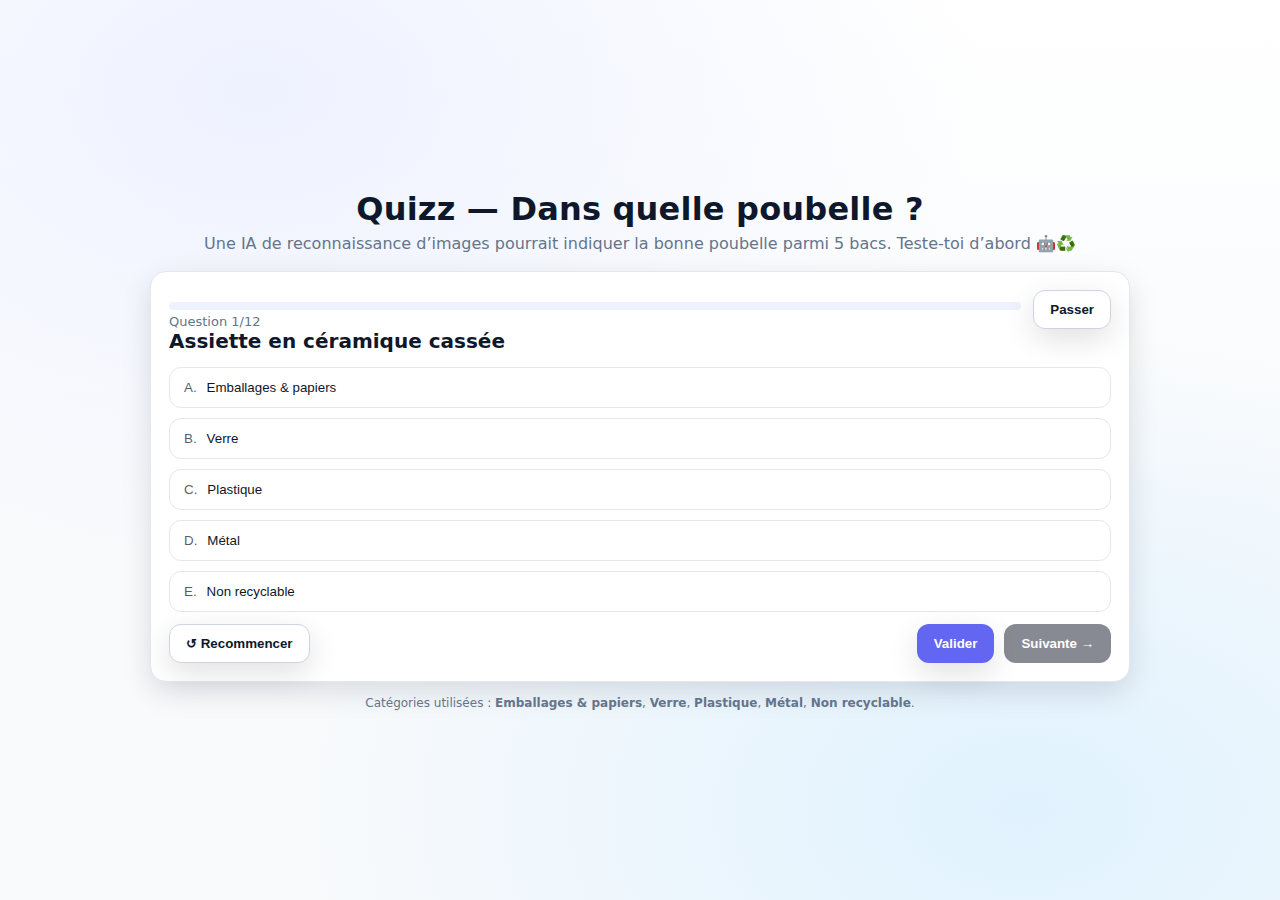
<file: app/templates/quizz.html>
<!doctype html>
<html lang="fr">
<head>
<meta charset="utf-8" />
<meta name="viewport" content="width=device-width,initial-scale=1" />
<title>Quizz — Dans quelle poubelle ? (5 bacs)</title>
<style>
  :root{
    --bg1:#f8fafc; --bg2:#eef2ff; --text:#0f172a; --muted:#64748b;
    --accent:#22c55e; --accent-2:#6366f1; --danger:#ef4444;
    --card:#ffffff; --stroke:#e5e7eb; --shadow:0 10px 30px rgba(2,6,23,.12);
    --radius:16px;
  }
  *{box-sizing:border-box}
  html,body{height:100%}
  body{
    margin:0; font-family:Inter, ui-sans-serif, system-ui, -apple-system, Segoe UI, Roboto, Arial;
    color:var(--text);
    background:
      radial-gradient(1200px 800px at 20% 10%, var(--bg2), transparent 60%),
      radial-gradient(1200px 800px at 80% 90%, #e0f2fe, transparent 60%),
      linear-gradient(180deg, #fff, #f8fafc 60%);
    display:grid; place-items:center; padding:24px;
  }
  .wrap{width:100%; max-width:980px}
  header{text-align:center; margin-bottom:18px}
  h1{margin:0 0 6px; font-weight:800; letter-spacing:.2px}
  p.lead{margin:0; color:var(--muted)}
  .card{
    background:var(--card); border:1px solid var(--stroke); border-radius:var(--radius);
    box-shadow:var(--shadow);
  }
  .panel{padding:18px}
  .row{display:flex; gap:10px; flex-wrap:wrap; align-items:center}
  .progress{height:8px; background:#eef2ff; border-radius:999px; overflow:hidden; margin:12px 0 4px}
  .bar{height:100%; width:0%; background:linear-gradient(90deg,var(--accent-2),#14b8a6); transition:width .25s}
  .meta{color:var(--muted); font-size:13px}
  .qbox{display:grid; gap:14px}
  .qtitle{font-size:20px; font-weight:700}
  .choices{display:grid; gap:10px}
  .choice{
    appearance:none; border:1px solid var(--stroke); background:#fff; color:var(--text);
    padding:12px 14px; border-radius:12px; text-align:left; cursor:pointer; transition:.18s;
    display:flex; gap:10px; align-items:flex-start;
  }
  .choice:hover{transform:translateY(-1px); box-shadow:0 8px 24px rgba(2,6,23,.08)}
  .choice[aria-checked="true"]{border-color:rgba(99,102,241,.5); box-shadow:inset 0 0 0 2px rgba(99,102,241,.25)}
  .choice.correct{border-color:rgba(34,197,94,.6); background:rgba(34,197,94,.06)}
  .choice.wrong{border-color:rgba(239,68,68,.6); background:rgba(239,68,68,.06)}
  .btn{
    appearance:none; border:1px solid transparent; background:#111827; color:#fff;
    padding:11px 16px; border-radius:12px; font-weight:700; cursor:pointer; transition:.18s;
    display:inline-flex; align-items:center; gap:10px; box-shadow:var(--shadow);
  }
  .btn:disabled{opacity:.5; cursor:not-allowed; box-shadow:none}
  .btn.primary{background:var(--accent-2)}
  .btn.ghost{background:#fff; color:var(--text); border-color:#cbd5e1}
  .badge{display:inline-block; padding:6px 10px; border-radius:999px; font-weight:600; font-size:12px}
  .badge.good{background:rgba(34,197,94,.1); color:#065f46; border:1px solid rgba(34,197,94,.35)}
  .badge.bad{background:rgba(239,68,68,.08); color:#7f1d1d; border:1px solid rgba(239,68,68,.35)}
  .explain{font-size:14px; color:#0f172a; background:#f8fafc; border:1px dashed #e2e8f0; border-radius:12px; padding:12px}
  .grid2{display:grid; grid-template-columns:1fr auto; gap:12px; align-items:center}
  .result{display:grid; gap:12px; text-align:center; padding:24px 18px;}
  .score{font-size:48px; font-weight:800}
  .list-review{display:grid; gap:10px}
  .review-item{border:1px solid var(--stroke); border-radius:12px; padding:10px}
  footer{margin-top:14px; text-align:center; color:var(--muted); font-size:12px}
  @media (max-width: 720px){ .grid2{grid-template-columns:1fr} }
</style>
</head>
<body>
  <div class="wrap">
    <header>
      <h1>Quizz — Dans quelle poubelle ?</h1>
      <p class="lead">Une IA de reconnaissance d’images pourrait indiquer la bonne poubelle parmi 5 bacs. Teste-toi d’abord 🤖♻️</p>
    </header>

    <main class="card">
      <div class="panel">
        <div class="grid2">
          <div>
            <div class="progress" aria-label="Progression">
              <div id="bar" class="bar"></div>
            </div>
            <div id="meta" class="meta">Question —/—</div>
          </div>
          <div class="row" style="justify-content:flex-end">
            <button id="btnSkip" class="btn ghost">Passer</button>
          </div>
        </div>

        <div class="qbox" id="qbox" aria-live="polite"></div>

        <div class="row" style="margin-top:12px; justify-content:space-between">
          <button id="btnReset" class="btn ghost" title="Recommencer">↺ Recommencer</button>
          <div class="row">
            <button id="btnCheck" class="btn primary">Valider</button>
            <button id="btnNext" class="btn" disabled>Suivante →</button>
          </div>
        </div>
      </div>

      <div id="result" class="panel" style="display:none;">
        <div class="result">
          <div class="score" id="scoreTxt">0/0</div>
          <div id="scoreBadge" class="badge">—</div>
          <div id="comment" class="meta"></div>
          <div class="row" style="justify-content:center">
            <button id="btnReplay" class="btn primary">Refaire le quizz</button>
          </div>
        </div>
        <div class="panel" style="padding-top:0">
          <h3>Révision</h3>
          <div id="review" class="list-review"></div>
        </div>
      </div>
    </main>

    <footer>Catégories utilisées : <b>Emballages & papiers</b>, <b>Verre</b>, <b>Plastique</b>, <b>Métal</b>, <b>Non recyclable</b>.</footer>
  </div>

<script>
/* -----------------------
   Catégories fixes (5)
-------------------------*/
const BINS = [
  "Emballages & papiers",
  "Verre",
  "Plastique",
  "Métal",
  "Non recyclable",
];

/* -----------------------
   Questions (réponses = index dans BINS)
-------------------------*/
const QUESTIONS = [
  {
    q: "Bouteille en verre (sans bouchon)",
    a: BINS.indexOf("Verre"),
    why: "Le verre d'emballage va en <b>Verre</b>. Retire bouchon/capsule."
  },
  {
    q: "Canette de soda",
    a: BINS.indexOf("Métal"),
    why: "Canettes, boîtes de conserve, barquettes alu → <b>Métal</b>."
  },
  {
    q: "Brique de lait / jus",
    a: BINS.indexOf("Emballages & papiers"),
    why: "Les briques sont des emballages multicouches → <b>Emballages & papiers</b>."
  },
  {
    q: "Sac plastique fin (type sachet)",
    a: BINS.indexOf("Plastique"),
    why: "Les emballages plastiques (films, sachets, barquettes…) → <b>Plastique</b> si ta collectivité l'accepte."
  },
  {
    q: "Pot de yaourt (PS)",
    a: BINS.indexOf("Plastique"),
    why: "Désormais la plupart des territoires trient <b>tous les emballages plastiques</b>."
  },
  {
    q: "Feuille A4 / journal",
    a: BINS.indexOf("Emballages & papiers"),
    why: "Papiers, journaux, prospectus, cartons propres → <b>Emballages & papiers</b>."
  },
  {
    q: "Barquette aluminium",
    a: BINS.indexOf("Métal"),
    why: "Aluminium d'emballage → <b>Métal</b>."
  },
  {
    q: "Assiette en céramique cassée",
    a: BINS.indexOf("Non recyclable"),
    why: "La céramique ne va ni au verre, ni au bac jaune → <b>Non recyclable</b>."
  },
  {
    q: "Bouteille d’huile en plastique (vidée, bouchon)",
    a: BINS.indexOf("Plastique"),
    why: "Bouteilles/flacons plastiques → <b>Plastique</b>. Vider, remettre le bouchon."
  },
  {
    q: "Bocal en verre (sans couvercle)",
    a: BINS.indexOf("Verre"),
    why: "Bocaux et bouteilles → <b>Verre</b>."
  },
  {
    q: "Aérosol métallique (vide)",
    a: BINS.indexOf("Métal"),
    why: "Les aérosols d'<b>emballage</b> vides → <b>Métal</b>."
  },
  {
    q: "Carton de pizza très gras",
    a: BINS.indexOf("Non recyclable"),
    why: "Carton trop souillé → <b>Non recyclable</b>. Parties propres éventuelles → <b>Emballages & papiers</b>."
  },
];

/* -----------------------
   Génération des choix (5 fixes)
-------------------------*/
function renderChoices(selectedIdx){
  return BINS.map((label, i)=>`
    <button class="choice" data-i="${i}" aria-checked="${selectedIdx===i}">
      <span style="opacity:.7">${String.fromCharCode(65+i)}.</span> <span>${label}</span>
    </button>
  `).join('');
}

/* -----------------------
   État & helpers
-------------------------*/
let order = [];           // ordre aléatoire des questions
let idx = 0;              // index courant (dans order)
let picked = null;        // choix sélectionné
let score = 0;
let answered = false;     // a-t-on validé cette question ?
let history = [];         // pour la révision finale

const qbox = document.getElementById('qbox');
const bar = document.getElementById('bar');
const meta = document.getElementById('meta');
const btnCheck = document.getElementById('btnCheck');
const btnNext = document.getElementById('btnNext');
const btnReset = document.getElementById('btnReset');
const btnSkip = document.getElementById('btnSkip');
const result = document.getElementById('result');
const scoreTxt = document.getElementById('scoreTxt');
const scoreBadge = document.getElementById('scoreBadge');
const comment = document.getElementById('comment');
const review = document.getElementById('review');
const btnReplay = document.getElementById('btnReplay');

function shuffle(n){ return Array.from({length:n},(_,i)=>i).sort(()=>Math.random()-0.5); }

function updateProgress(){
  const cur = idx + 1;
  const total = order.length;
  bar.style.width = `${(cur-1)/total*100}%`;
  meta.textContent = `Question ${cur}/${total}`;
}

function renderQuestion(){
  const q = QUESTIONS[ order[idx] ];
  qbox.innerHTML = `
    <div class="qtitle">${q.q}</div>
    <div class="choices" role="group" aria-label="Choix">
      ${renderChoices(picked)}
    </div>
    <div id="explain" class="explain" style="display:none;"></div>
  `;
  document.querySelectorAll('.choice').forEach(btn=>{
    btn.onclick = ()=>{
      if (answered) return;
      picked = Number(btn.dataset.i);
      document.querySelectorAll('.choice').forEach(b=>b.setAttribute('aria-checked','false'));
      btn.setAttribute('aria-checked','true');
    };
  });
  updateProgress();
  btnCheck.disabled = false;
  btnNext.disabled = true;
  answered = false;
}

function checkAnswer(){
  const q = QUESTIONS[ order[idx] ];
  if (picked === null) { alert("Choisis une réponse 🙂"); return; }

  answered = true;
  const choiceButtons = [...document.querySelectorAll('.choice')];
  choiceButtons.forEach((b,i)=>{
    if (i===q.a) b.classList.add('correct');
    if (picked===i && picked!==q.a) b.classList.add('wrong');
  });

  const ok = picked === q.a;
  if (ok) score++;
  const exp = document.getElementById('explain');
  exp.style.display = 'block';
  exp.innerHTML = `
    ${ok ? '<span class="badge good">Bonne réponse</span>' : '<span class="badge bad">Mauvaise réponse</span>'}
    <div style="margin-top:6px">${q.why}</div>
  `;

  history.push({
    q: q.q,
    picked: BINS[picked],
    correct: BINS[q.a],
    ok,
    why: q.why
  });

  btnCheck.disabled = true;
  btnNext.disabled = false;
  bar.style.width = `${(idx+1)/order.length*100}%`;
}

function nextQuestion(){
  picked = null;
  idx++;
  if (idx >= order.length) {
    showResult();
    return;
  }
  renderQuestion();
}

function showResult(){
  document.querySelector('main .panel').style.display = 'none';
  result.style.display = 'block';

  scoreTxt.textContent = `${score}/${order.length}`;
  const ratio = score / order.length;
  let badgeText = "À retravailler";
  let commentText = "Certaines consignes varient localement : vérifie ta collectivité.";
  if (ratio >= .9) { badgeText = "Champion·ne du tri ♻️"; commentText = "Bravo ! Tu maîtrises les 5 bacs."; }
  else if (ratio >= .7) { badgeText = "Très bien 👏"; commentText = "Encore quelques points et c’est parfait."; }
  else if (ratio >= .5) { badgeText = "Peut mieux faire 🙂"; commentText = "Tu es sur la bonne voie !"; }

  scoreBadge.textContent = badgeText;
  scoreBadge.className = 'badge ' + (ratio>=.7 ? 'good' : 'bad');
  comment.textContent = commentText;

  review.innerHTML = history.map((h,i)=>`
    <div class="review-item">
      <div><b>Q${i+1}.</b> ${h.q}</div>
      <div style="margin-top:6px">
        ${h.ok ? '<span class="badge good">Correct</span>' : '<span class="badge bad">Incorrect</span>'}
      </div>
      <div style="margin-top:6px"><b>Ta réponse :</b> ${h.picked || '—'}</div>
      <div><b>Bonne réponse :</b> ${h.correct}</div>
      <div class="explain" style="margin-top:6px">${h.why}</div>
    </div>
  `).join('');
}

function resetAll(){
  order = shuffle(QUESTIONS.length);
  idx = 0;
  picked = null;
  score = 0;
  history = [];
  answered = false;
  result.style.display = 'none';
  const firstPanel = document.querySelector('main .panel');
  firstPanel.style.display = 'block';
  renderQuestion();
}

/* Events */
btnCheck.onclick = checkAnswer;
btnNext.onclick = nextQuestion;
btnSkip.onclick = ()=>{ picked = -1; checkAnswer(); }; // compte comme faux
btnReset.onclick = resetAll;
btnReplay.onclick = resetAll;

/* Start */
resetAll();
</script>
</body>
</html>
</file>
